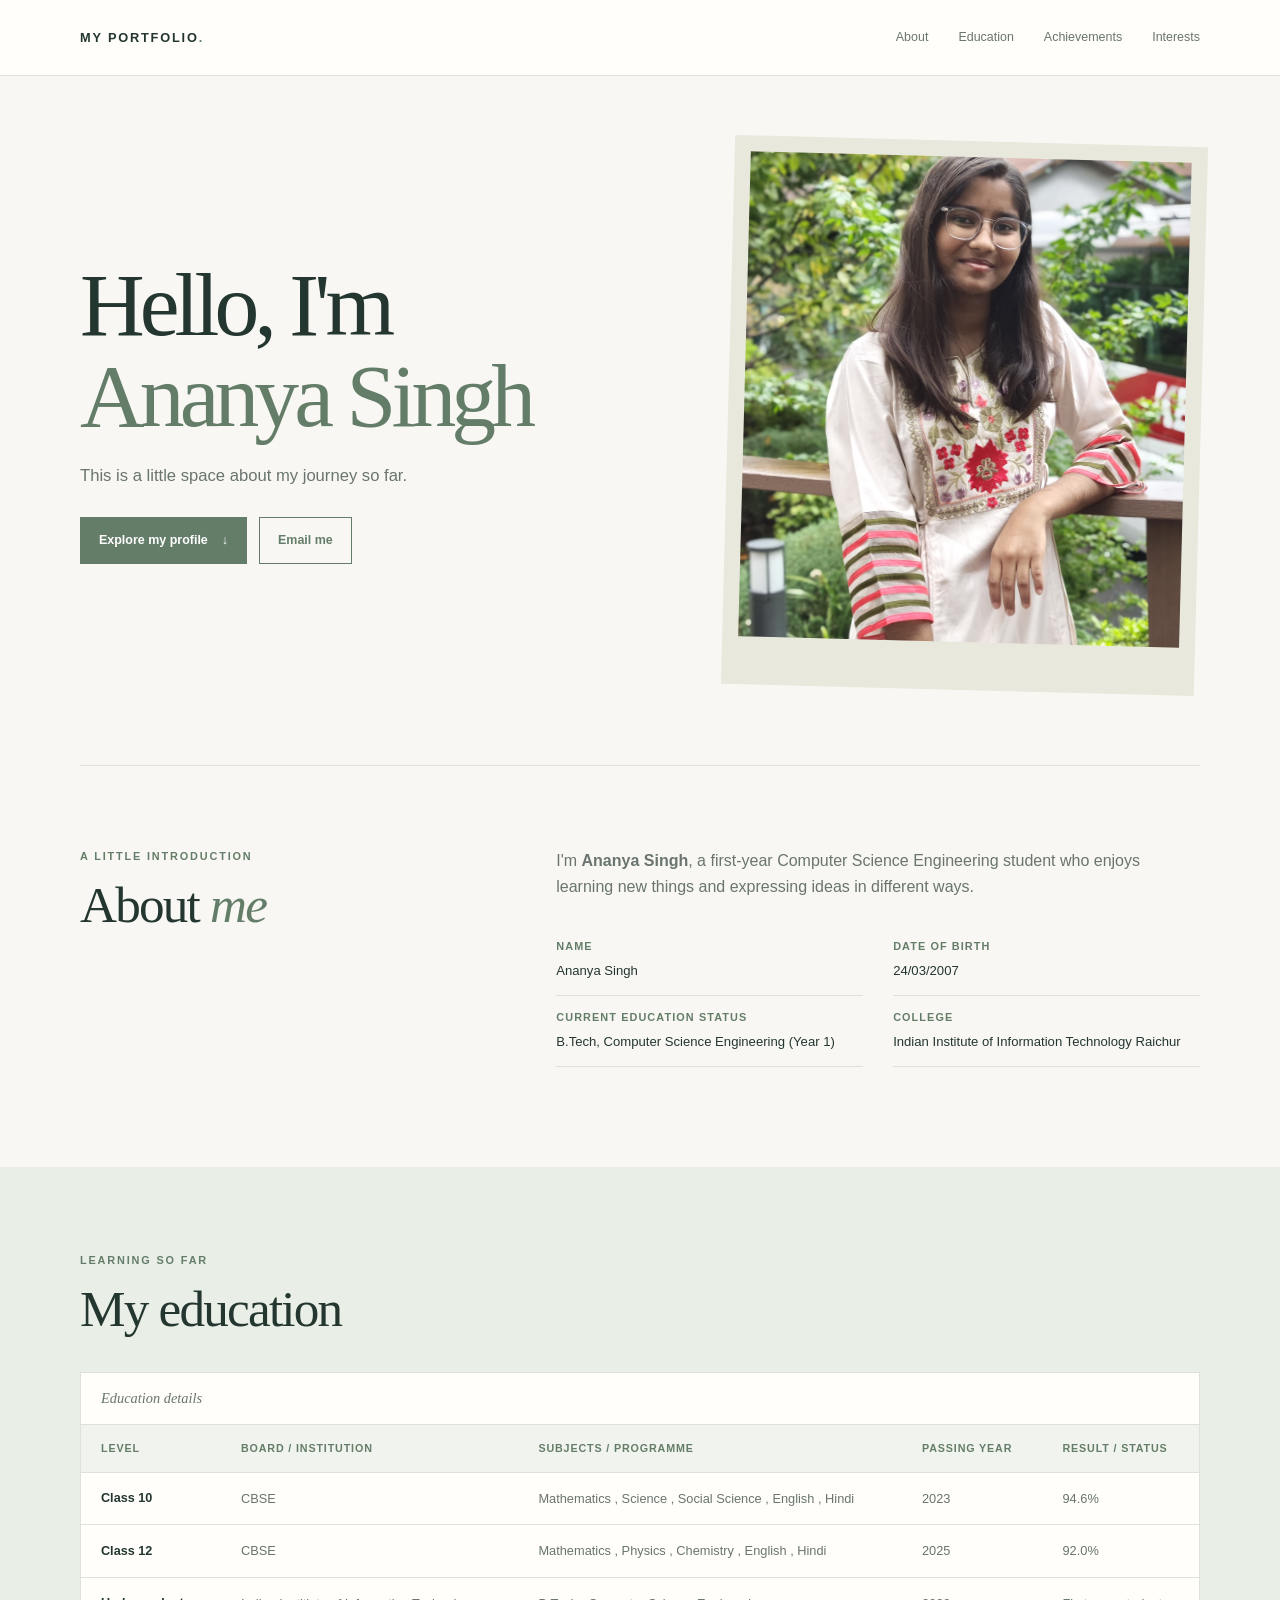
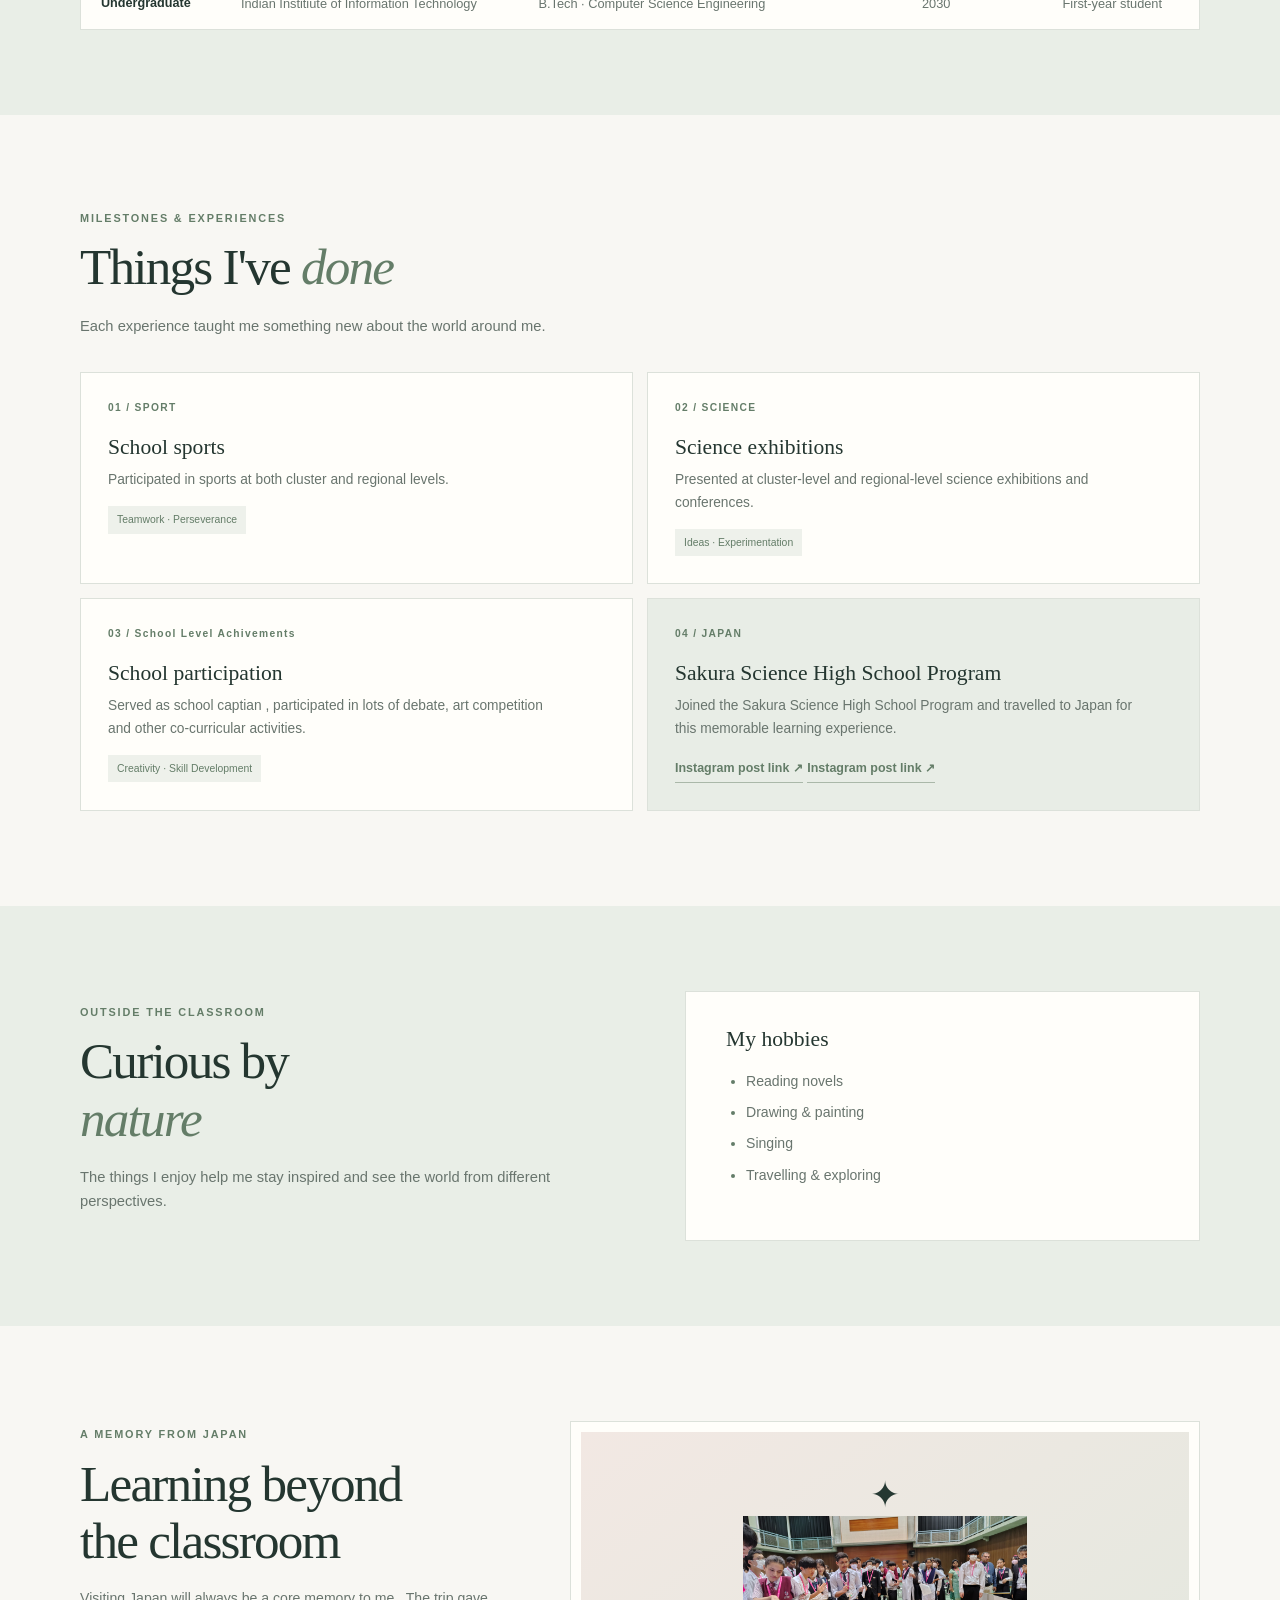
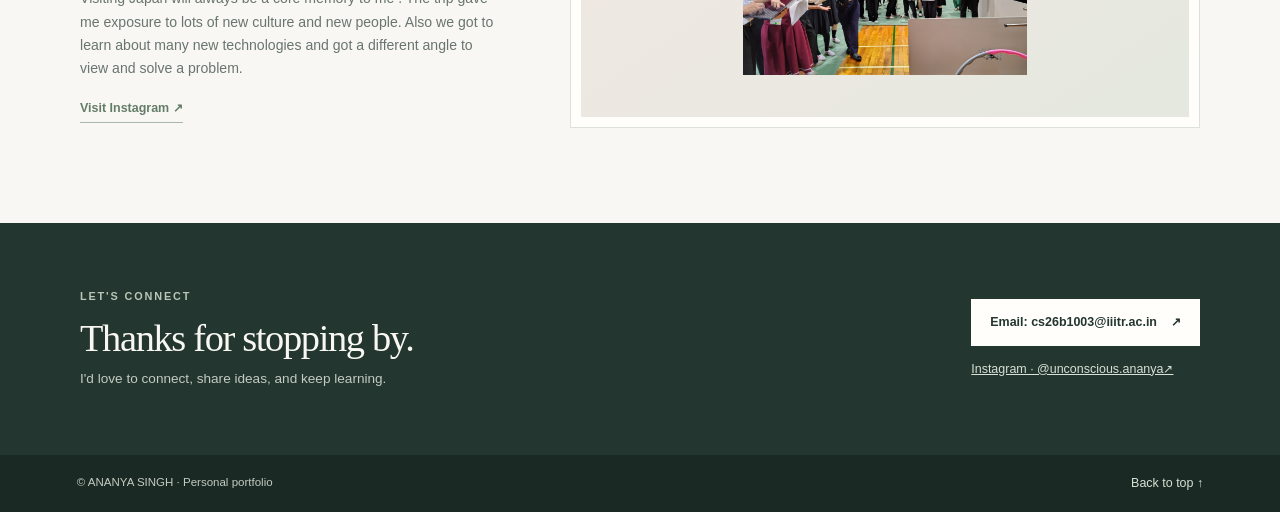
<file: index.html>
<!DOCTYPE html>
<html lang="en">

<head>
    <meta charset="UTF-8">
    <meta name="viewport" content="width=device-width, initial-scale=1.0">
    <meta name="description" content="A personal academic portfolio">
    <title>My Portfolio</title>
    <link rel="icon" type="image/svg+xml" href="images/profile-placeholder.svg">
    <link rel="stylesheet" href="style.css">
</head>

<body>

    <header class="site-header" id="top">
        <a class="wordmark" href="#top">MY PORTFOLIO<span>.</span></a>
        <nav aria-label="Main navigation">
            <a href="#about">About</a>
            <a href="#education">Education</a>
            <a href="#achievements">Achievements</a>
            <a href="#interests">Interests</a>
        </nav>
    </header>

    <main>
        <section class="hero section-wrap" aria-labelledby="hero-title">
            <div class="hero-copy">
                <h1 id="hero-title">Hello, I'm<br><span>Ananya Singh</span></h1>
                <p class="hero-intro">This is a little space about my journey so far.</p>
                <div class="button-row">
                    <a class="button button-primary" href="#about">Explore my profile <span
                            aria-hidden="true">↓</span></a>
                    <a class="button button-outline" href="mailto:cs26b1003@iiitr.ac.in">Email me</a>
                </div>

            </div>

            <div class="portrait-frame">
                <img src="mee.jpeg" alt="profile photograph">
                <div class="portrait-caption"><span></span></div>
            </div>

        </section>

        <section class="section-wrap about-grid" id="about">
            <div class="section-heading">
                <p class="eyebrow">A LITTLE INTRODUCTION</p>
                <h2>About <em>me</em></h2>
            </div>
            <div class="about-copy">
                <p>I'm <strong>Ananya Singh</strong>, a first-year Computer Science Engineering student who enjoys
                    learning new things and expressing ideas in different ways.</p>
                <div class="personal-details">
                    <div><span class="detail-label">Name</span><span>Ananya Singh</span></div>
                    <div><span class="detail-label">Date of birth</span><span>24/03/2007</span></div>
                    <div><span class="detail-label">Current Education Status</span><span>B.Tech, Computer Science
                            Engineering (Year
                            1)</span></div>
                    <div><span class="detail-label">College</span><span>Indian Institute of Information Technology
                            Raichur </span></div>
                </div>
            </div>
        </section>

        <section class="education-section" id="education">
            <div class="section-wrap">
                <div class="section-heading">
                    <p class="eyebrow">LEARNING SO FAR</p>
                    <h2>My education</h2>
                    <p class="section-lede"></p>
                </div>
                <div class="table-scroll">
                    <table>
                        <caption>Education details</caption>
                        <thead>
                            <tr>
                                <th scope="col">Level</th>
                                <th scope="col">Board / Institution</th>
                                <th scope="col">Subjects / Programme</th>
                                <th scope="col">Passing Year</th>
                                <th scope="col">Result / Status</th>
                            </tr>
                        </thead>
                        <tbody>
                            <tr>
                                <th scope="row">Class 10</th>
                                <td>CBSE</td>
                                <td>Mathematics , Science , Social Science , English , Hindi</td>
                                <td>2023</td>
                                <td>94.6%</td>
                            </tr>
                            <tr>
                                <th scope="row">Class 12</th>
                                <td>CBSE</td>
                                <td>Mathematics , Physics , Chemistry , English , Hindi </td>
                                <td>2025</td>
                                <td>92.0%</td>
                            </tr>
                            <tr>
                                <th scope="row">Undergraduate</th>
                                <td>Indian Institiute of Information Technology </td>
                                <td>B.Tech · Computer Science Engineering</td>
                                <td>2030</td>
                                <td>First-year student</td>
                            </tr>
                        </tbody>
                    </table>
                </div>
            </div>
        </section>

        <section class="section-wrap achievement-section" id="achievements">
            <div class="section-heading">
                <p class="eyebrow">MILESTONES & EXPERIENCES</p>
                <h2>Things I've <em>done</em></h2>
                <p class="section-lede">Each experience taught me something new about the world around me.</p>
            </div>
            <div class="achievement-grid">
                <article class="achievement-card"><span class="card-index">01 / SPORT</span>
                    <h3>School sports</h3>
                    <p>Participated in sports at both cluster and regional levels.</p><span class="tag">Teamwork ·
                        Perseverance</span>
                </article>
                <article class="achievement-card"><span class="card-index">02 / SCIENCE</span>
                    <h3>Science exhibitions</h3>
                    <p>Presented at cluster-level and regional-level science exhibitions and conferences.</p><span
                        class="tag">Ideas ·
                        Experimentation</span>
                </article>
                <article class="achievement-card"><span class="card-index">03 / School Level Achivements </span>
                    <h3>School participation</h3>
                    <p>Served as school captian , participated in lots of debate, art competition and other
                        co-curricular activities.</p><span class="tag">Creativity ·
                        Skill Development</span>
                </article>
                <article class="achievement-card feature-card"><span class="card-index">04 / JAPAN</span>
                    <h3>Sakura Science High School Program</h3>
                    <p>Joined the Sakura Science High School Program and travelled to Japan for this memorable learning
                        experience.</p><a class="text-link"
                        href="https://www.instagram.com/p/DBawTuISpSD/?utm_source=ig_web_copy_link&xtok=MzRlODBiNWFlZA==&srtk=MzRlODBiNWFlZA=="
                        target="_blank" rel="noopener">Instagram post link <span aria-hidden="true">↗</span></a>
                    <a class="text-link"
                        href="https://www.instagram.com/p/DBfShaJStjb/?utm_source=ig_web_copy_link&srtk=MzRlODBiNWFlZA=="
                        target="_blank" rel="noopener">Instagram post link <span aria-hidden="true">↗</span></a>
                </article>
            </div>

        </section>

        <section class="interests-section" id="interests">
            <div class="section-wrap interests-grid">
                <div>
                    <p class="eyebrow">OUTSIDE THE CLASSROOM</p>
                    <h2>Curious by<br><em>nature</em></h2>
                    <p class="section-lede">The things I enjoy help me stay inspired and see the world from different
                        perspectives.</p>
                </div>
                <div class="interests-card">
                    <h3>My hobbies</h3>
                    <ul class="hobby-list">
                        <li>Reading novels</li>
                        <li>Drawing &amp; painting</li>
                        <li>Singing</li>
                        <li>Travelling &amp; exploring</li>
                    </ul>

                </div>
            </div>
        </section>

        <section class="section-wrap memory-section">
            <div class="memory-copy">
                <p class="eyebrow">A MEMORY FROM JAPAN</p>
                <h2>Learning beyond<br>the classroom</h2>
                <p>Visiting Japan will always be a core memory to me . The trip gave me exposure to lots of new culture
                    and new people. Also we got to learn about many new technologies and got a different angle to view
                    and solve a problem. </p><a class="text-link"
                    href="https://www.instagram.com/p/DCHG93zPlNC/?utm_source=ig_web_copy_link&mdxt=MzRlODBiNWFlZA==&srtk=MzRlODBiNWFlZA=="
                    target="_blank" rel="noopener">Visit Instagram <span aria-hidden="true">↗</span></a>
            </div>

            <div class="embed-frame"><iframe title="Sakura Science Japan memory preview"
                    srcdoc="<!doctype html><html lang='en'><meta charset='utf-8'><meta name='viewport' content='width=device-width,initial-scale=1'><style>*{box-sizing:border-box}body{margin:0;min-height:100vh;display:grid;place-items:center;background:linear-gradient(145deg,#f2e8e3,#e4e8df);font:16px Arial,sans-serif;color:#253832}.card{padding:28px;max-width:340px;text-align:center}.icon{font-size:36px}h2{font-family:Georgia,serif;font-weight:400}p{line-height:1.6;color:#56645d} img {
  display: block;
  width: 100%;
  height: auto;
}</style><div class='card'><div class='icon'>✦</div><img src='japan_img.jpg' alt='A Sakura Science memory'></div></html>"></iframe>
            </div>
        </section>

        <section class="contact-section">
            <div class="section-wrap contact-inner">
                <div>
                    <p class="eyebrow">LET'S CONNECT</p>
                    <h2>Thanks for stopping by.</h2>
                    <p>I'd love to connect, share ideas, and keep learning.</p>
                </div>
                <div class="contact-links"><a class="button button-light"
                        href="mailto:cs26b1003@iiitr.ac.in">Email: cs26b1003@iiitr.ac.in<span
                            aria-hidden="true">↗</span></a><a class="social-link"
                        href="https://www.instagram.com/unconscious.ananya?xtok=MTJmcWozOGU4czlqaA==" target="_blank" rel="noopener">Instagram ·
                        @unconscious.ananya↗</a></div>
            </div>
        </section>
    </main>
    <footer class="site-footer"><span>© ANANYA SINGH · Personal portfolio</span><a href="#top">Back to top ↑</a></footer>
</body>

</html>
</file>
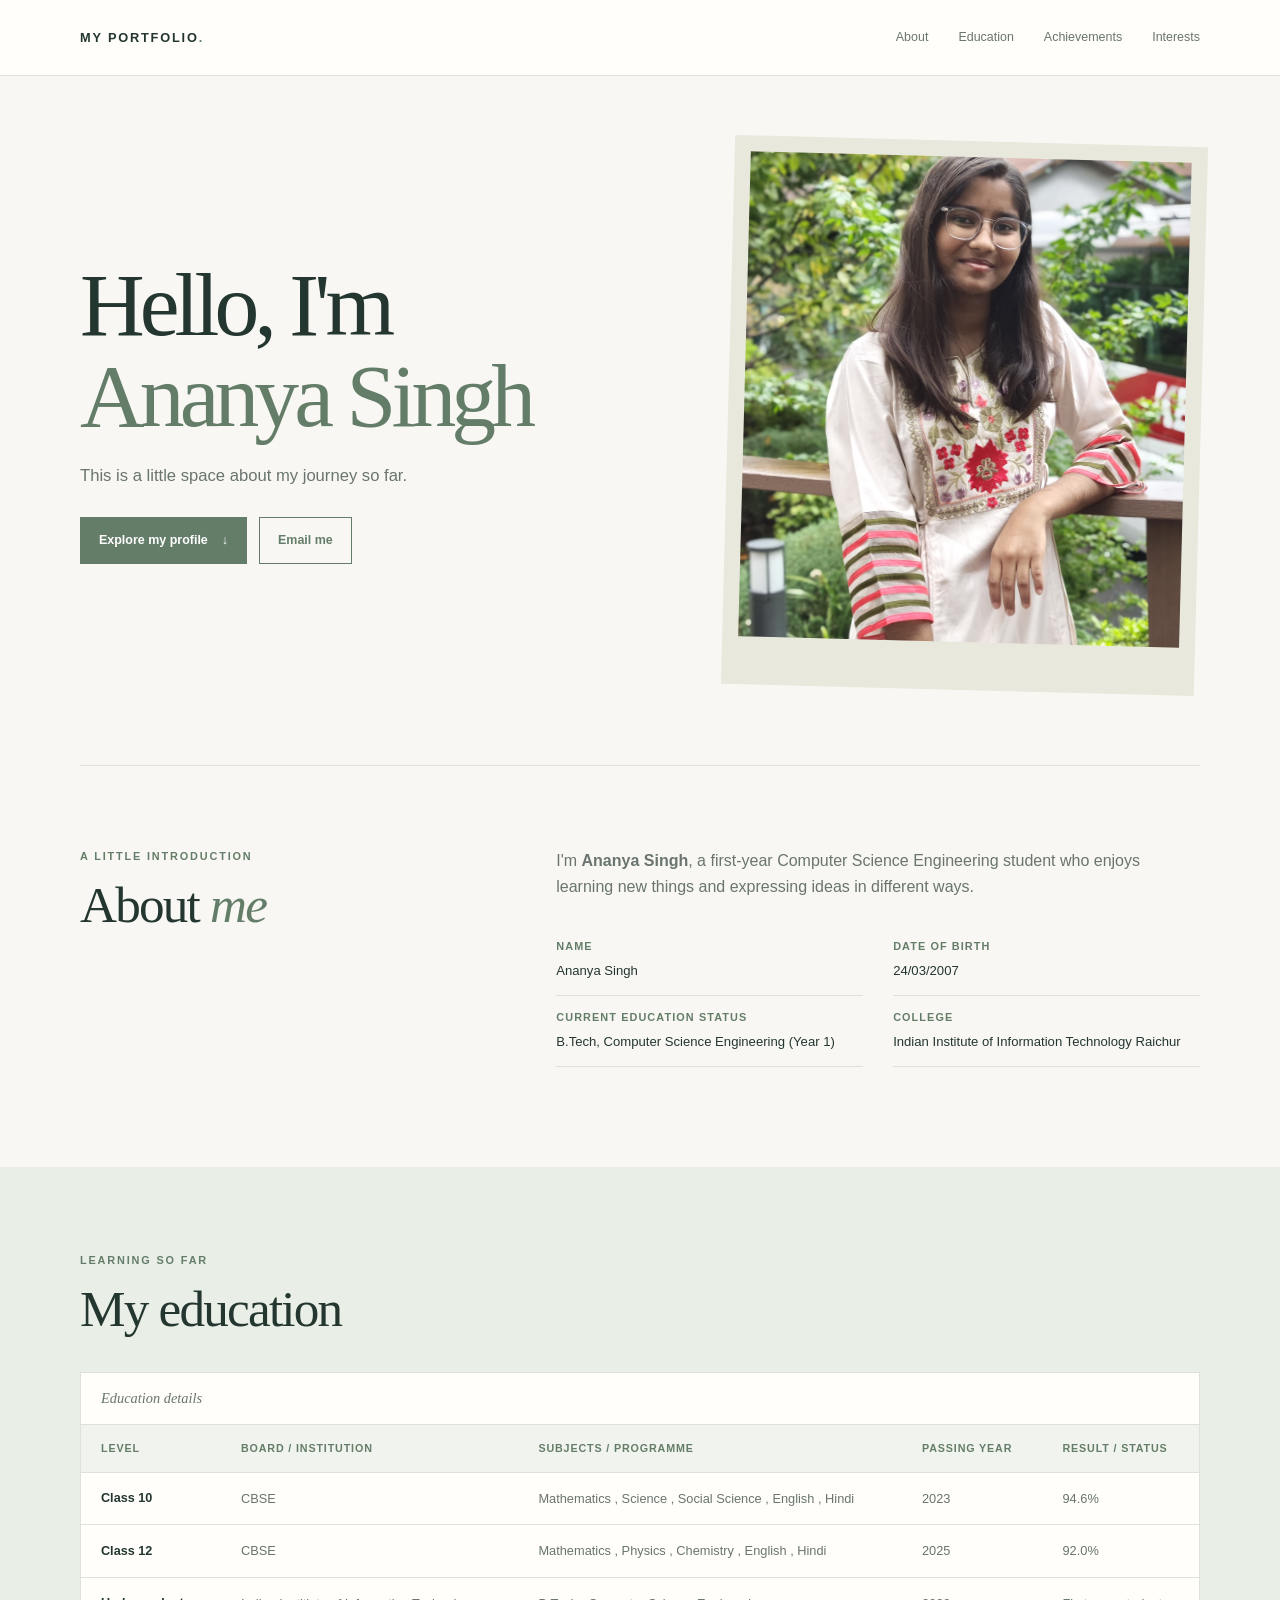
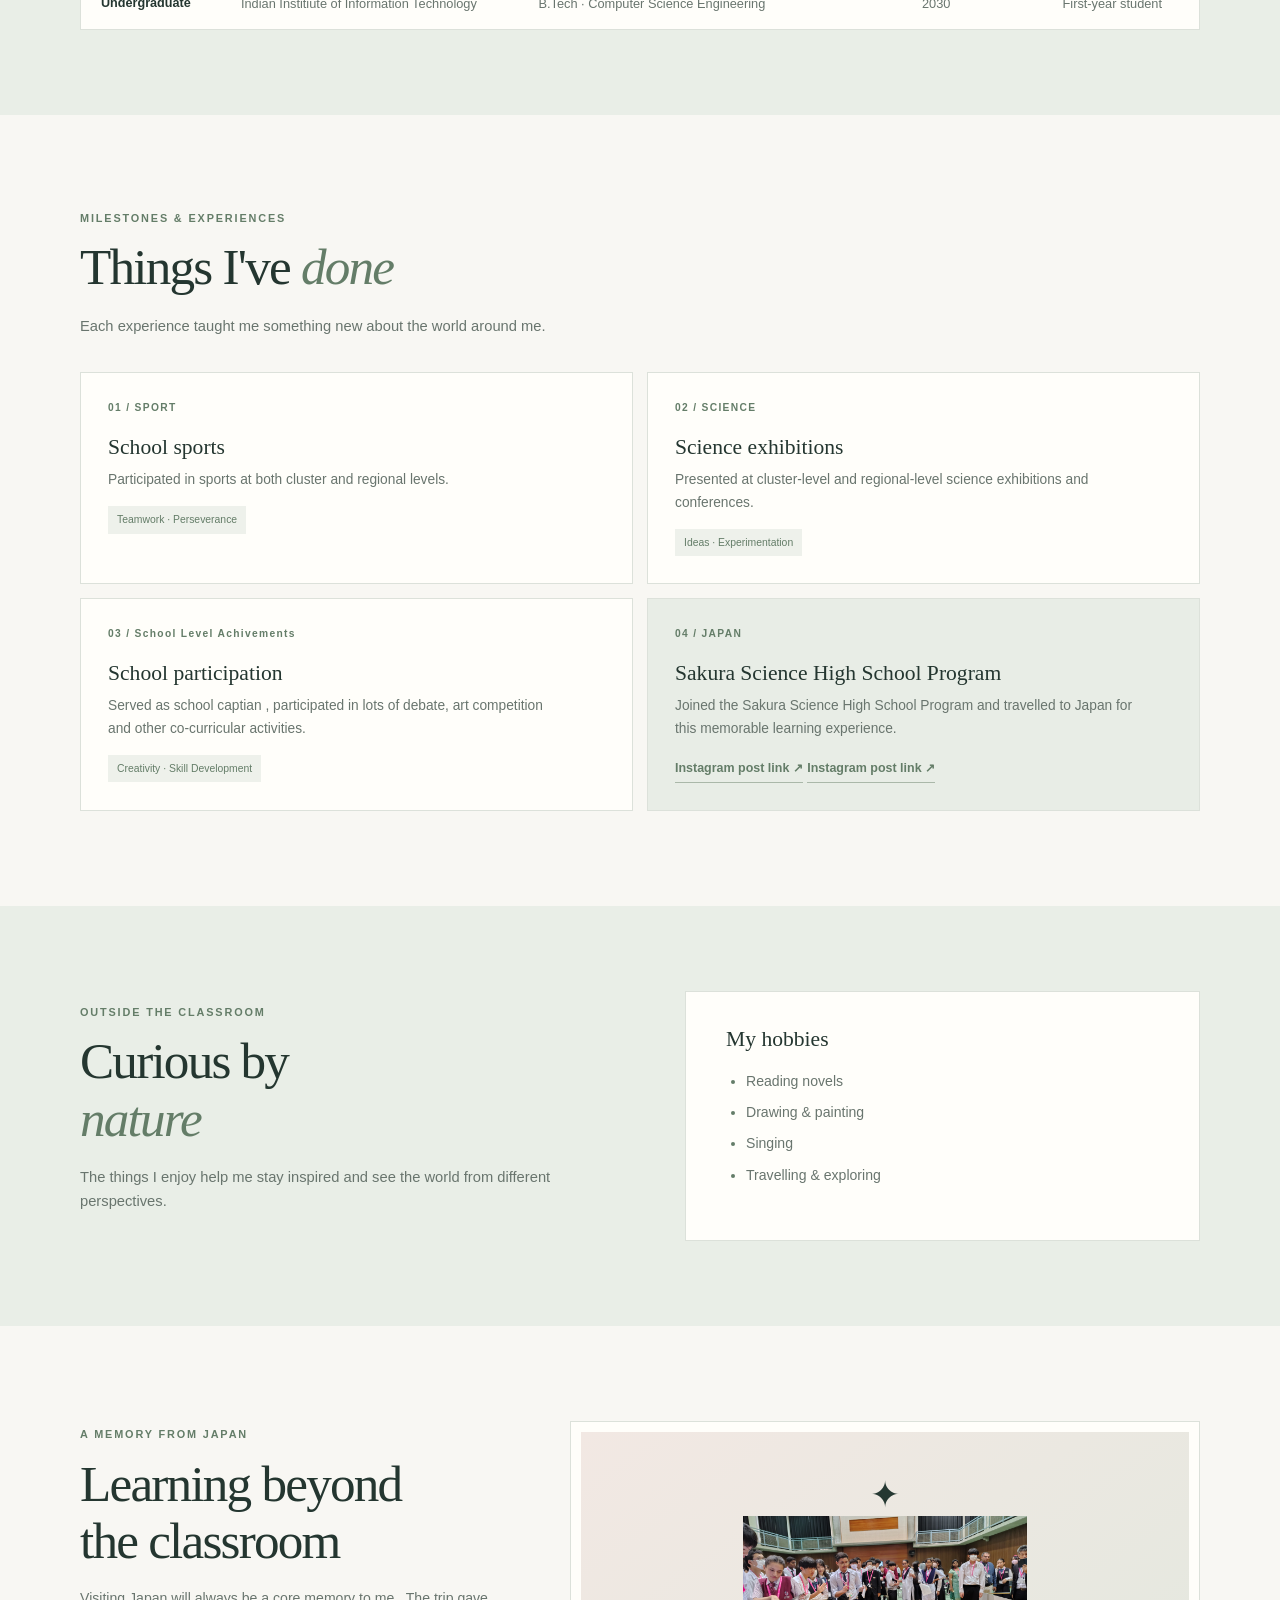
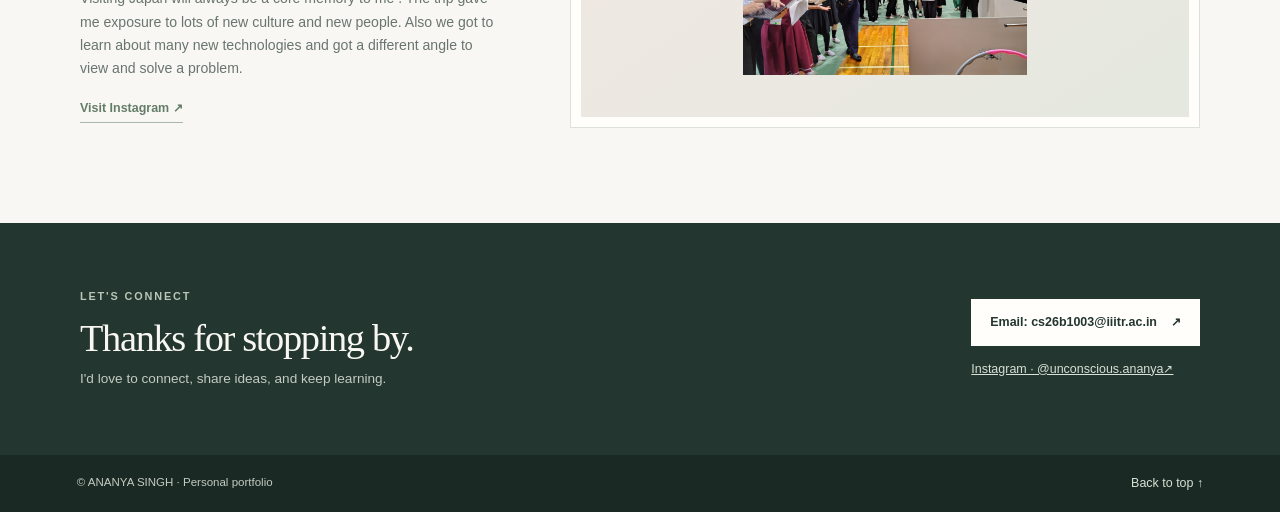
<file: my_portfolio.html>
<!DOCTYPE html>
<html lang="en">

<head>
    <meta charset="UTF-8">
    <meta name="viewport" content="width=device-width, initial-scale=1.0">
    <meta name="description" content="A personal academic portfolio">
    <title>My Portfolio</title>
    <link rel="icon" type="image/svg+xml" href="images/profile-placeholder.svg">
    <link rel="stylesheet" href="style.css">
</head>

<body>

    <header class="site-header" id="top">
        <a class="wordmark" href="#top">MY PORTFOLIO<span>.</span></a>
        <nav aria-label="Main navigation">
            <a href="#about">About</a>
            <a href="#education">Education</a>
            <a href="#achievements">Achievements</a>
            <a href="#interests">Interests</a>
        </nav>
    </header>

    <main>
        <section class="hero section-wrap" aria-labelledby="hero-title">
            <div class="hero-copy">
                <h1 id="hero-title">Hello, I'm<br><span>Ananya Singh</span></h1>
                <p class="hero-intro">This is a little space about my journey so far.</p>
                <div class="button-row">
                    <a class="button button-primary" href="#about">Explore my profile <span
                            aria-hidden="true">↓</span></a>
                    <a class="button button-outline" href="mailto:cs26b1003@iiitr.ac.in">Email me</a>
                </div>

            </div>

            <div class="portrait-frame">
                <img src="mee.jpeg" alt="profile photograph">
                <div class="portrait-caption"><span></span></div>
            </div>

        </section>

        <section class="section-wrap about-grid" id="about">
            <div class="section-heading">
                <p class="eyebrow">A LITTLE INTRODUCTION</p>
                <h2>About <em>me</em></h2>
            </div>
            <div class="about-copy">
                <p>I'm <strong>Ananya Singh</strong>, a first-year Computer Science Engineering student who enjoys
                    learning new things and expressing ideas in different ways.</p>
                <div class="personal-details">
                    <div><span class="detail-label">Name</span><span>Ananya Singh</span></div>
                    <div><span class="detail-label">Date of birth</span><span>24/03/2007</span></div>
                    <div><span class="detail-label">Current Education Status</span><span>B.Tech, Computer Science
                            Engineering (Year
                            1)</span></div>
                    <div><span class="detail-label">College</span><span>Indian Institute of Information Technology
                            Raichur </span></div>
                </div>
            </div>
        </section>

        <section class="education-section" id="education">
            <div class="section-wrap">
                <div class="section-heading">
                    <p class="eyebrow">LEARNING SO FAR</p>
                    <h2>My education</h2>
                    <p class="section-lede"></p>
                </div>
                <div class="table-scroll">
                    <table>
                        <caption>Education details</caption>
                        <thead>
                            <tr>
                                <th scope="col">Level</th>
                                <th scope="col">Board / Institution</th>
                                <th scope="col">Subjects / Programme</th>
                                <th scope="col">Passing Year</th>
                                <th scope="col">Result / Status</th>
                            </tr>
                        </thead>
                        <tbody>
                            <tr>
                                <th scope="row">Class 10</th>
                                <td>CBSE</td>
                                <td>Mathematics , Science , Social Science , English , Hindi</td>
                                <td>2023</td>
                                <td>94.6%</td>
                            </tr>
                            <tr>
                                <th scope="row">Class 12</th>
                                <td>CBSE</td>
                                <td>Mathematics , Physics , Chemistry , English , Hindi </td>
                                <td>2025</td>
                                <td>92.0%</td>
                            </tr>
                            <tr>
                                <th scope="row">Undergraduate</th>
                                <td>Indian Institiute of Information Technology </td>
                                <td>B.Tech · Computer Science Engineering</td>
                                <td>2030</td>
                                <td>First-year student</td>
                            </tr>
                        </tbody>
                    </table>
                </div>
            </div>
        </section>

        <section class="section-wrap achievement-section" id="achievements">
            <div class="section-heading">
                <p class="eyebrow">MILESTONES & EXPERIENCES</p>
                <h2>Things I've <em>done</em></h2>
                <p class="section-lede">Each experience taught me something new about the world around me.</p>
            </div>
            <div class="achievement-grid">
                <article class="achievement-card"><span class="card-index">01 / SPORT</span>
                    <h3>School sports</h3>
                    <p>Participated in sports at both cluster and regional levels.</p><span class="tag">Teamwork ·
                        Perseverance</span>
                </article>
                <article class="achievement-card"><span class="card-index">02 / SCIENCE</span>
                    <h3>Science exhibitions</h3>
                    <p>Presented at cluster-level and regional-level science exhibitions and conferences.</p><span
                        class="tag">Ideas ·
                        Experimentation</span>
                </article>
                <article class="achievement-card"><span class="card-index">03 / School Level Achivements </span>
                    <h3>School participation</h3>
                    <p>Served as school captian , participated in lots of debate, art competition and other
                        co-curricular activities.</p><span class="tag">Creativity ·
                        Skill Development</span>
                </article>
                <article class="achievement-card feature-card"><span class="card-index">04 / JAPAN</span>
                    <h3>Sakura Science High School Program</h3>
                    <p>Joined the Sakura Science High School Program and travelled to Japan for this memorable learning
                        experience.</p><a class="text-link"
                        href="https://www.instagram.com/p/DBawTuISpSD/?utm_source=ig_web_copy_link&xtok=MzRlODBiNWFlZA==&srtk=MzRlODBiNWFlZA=="
                        target="_blank" rel="noopener">Instagram post link <span aria-hidden="true">↗</span></a>
                    <a class="text-link"
                        href="https://www.instagram.com/p/DBfShaJStjb/?utm_source=ig_web_copy_link&srtk=MzRlODBiNWFlZA=="
                        target="_blank" rel="noopener">Instagram post link <span aria-hidden="true">↗</span></a>
                </article>
            </div>

        </section>

        <section class="interests-section" id="interests">
            <div class="section-wrap interests-grid">
                <div>
                    <p class="eyebrow">OUTSIDE THE CLASSROOM</p>
                    <h2>Curious by<br><em>nature</em></h2>
                    <p class="section-lede">The things I enjoy help me stay inspired and see the world from different
                        perspectives.</p>
                </div>
                <div class="interests-card">
                    <h3>My hobbies</h3>
                    <ul class="hobby-list">
                        <li>Reading novels</li>
                        <li>Drawing &amp; painting</li>
                        <li>Singing</li>
                        <li>Travelling &amp; exploring</li>
                    </ul>

                </div>
            </div>
        </section>

        <section class="section-wrap memory-section">
            <div class="memory-copy">
                <p class="eyebrow">A MEMORY FROM JAPAN</p>
                <h2>Learning beyond<br>the classroom</h2>
                <p>Visiting Japan will always be a core memory to me . The trip gave me exposure to lots of new culture
                    and new people. Also we got to learn about many new technologies and got a different angle to view
                    and solve a problem. </p><a class="text-link"
                    href="https://www.instagram.com/p/DCHG93zPlNC/?utm_source=ig_web_copy_link&mdxt=MzRlODBiNWFlZA==&srtk=MzRlODBiNWFlZA=="
                    target="_blank" rel="noopener">Visit Instagram <span aria-hidden="true">↗</span></a>
            </div>

            <div class="embed-frame"><iframe title="Sakura Science Japan memory preview"
                    srcdoc="<!doctype html><html lang='en'><meta charset='utf-8'><meta name='viewport' content='width=device-width,initial-scale=1'><style>*{box-sizing:border-box}body{margin:0;min-height:100vh;display:grid;place-items:center;background:linear-gradient(145deg,#f2e8e3,#e4e8df);font:16px Arial,sans-serif;color:#253832}.card{padding:28px;max-width:340px;text-align:center}.icon{font-size:36px}h2{font-family:Georgia,serif;font-weight:400}p{line-height:1.6;color:#56645d} img {
  display: block;
  width: 100%;
  height: auto;
}</style><div class='card'><div class='icon'>✦</div><img src='japan_img.jpg' alt='A Sakura Science memory'></div></html>"></iframe>
            </div>
        </section>

        <section class="contact-section">
            <div class="section-wrap contact-inner">
                <div>
                    <p class="eyebrow">LET'S CONNECT</p>
                    <h2>Thanks for stopping by.</h2>
                    <p>I'd love to connect, share ideas, and keep learning.</p>
                </div>
                <div class="contact-links"><a class="button button-light"
                        href="mailto:cs26b1003@iiitr.ac.in">Email: cs26b1003@iiitr.ac.in<span
                            aria-hidden="true">↗</span></a><a class="social-link"
                        href="https://www.instagram.com/unconscious.ananya?xtok=MTJmcWozOGU4czlqaA==" target="_blank" rel="noopener">Instagram ·
                        @unconscious.ananya↗</a></div>
            </div>
        </section>
    </main>
    <footer class="site-footer"><span>© ANANYA SINGH · Personal portfolio</span><a href="#top">Back to top ↑</a></footer>
</body>

</html>
</file>
<file: style.css>
/* Personal portfolio starter: edit colours and details to make it yours. */
:root{--ink:#243630;--muted:#69756e;--paper:#f8f7f3;--white:#fffefa;--green:#647d68;--pale:#e9eee7;--line:#dce1da;--serif:Georgia,'Times New Roman',serif;--sans:Arial,Helvetica,sans-serif}
*{box-sizing:border-box}html{scroll-behavior:smooth}body{margin:0;background:var(--paper);color:var(--ink);font-family:var(--sans);line-height:1.65}a{color:inherit}em{font-family:var(--serif);font-weight:400;color:var(--green)}.site-header{height:76px;padding:0 max(calc((100vw - 1120px)/2),6vw);display:flex;align-items:center;justify-content:space-between;background:var(--white);border-bottom:1px solid var(--line)}.wordmark{text-decoration:none;font-size:.8rem;font-weight:700;letter-spacing:.14em}.wordmark span{color:var(--green)}nav{display:flex;gap:30px}nav a,.site-footer a{text-decoration:none;font-size:.78rem;color:var(--muted)}nav a:hover,.site-footer a:hover,.text-link:hover{color:var(--green);text-decoration:underline}.section-wrap{max-width:1120px;width:88%;margin:0 auto}.hero{position:relative;min-height:610px;display:grid;grid-template-columns:1.1fr .9fr;align-items:center;gap:70px;padding-top:65px;padding-bottom:75px}.eyebrow{font-size:.68rem;letter-spacing:.17em;font-weight:700;color:var(--green)}h1,h2,h3,p{margin-top:0}h1{font:clamp(3.2rem,7vw,5.8rem)/1.02 var(--serif);letter-spacing:-.055em;margin:20px 0}h1 span{color:var(--green)}h2{font:clamp(2.25rem,4vw,3.4rem)/1.12 var(--serif);letter-spacing:-.035em;margin-bottom:18px}h3{font:1.35rem var(--serif);margin-bottom:9px}.hero-intro{font-size:1.04rem;color:var(--muted);max-width:460px}.button-row{display:flex;flex-wrap:wrap;gap:12px;margin:28px 0}.button{display:inline-flex;align-items:center;gap:14px;padding:12px 18px;text-decoration:none;font-size:.78rem;font-weight:700;border:1px solid var(--green);transition:.2s}.button-primary{background:var(--green);color:white}.button-primary:hover{background:#4f6754}.button-outline{color:var(--green)}.button-outline:hover{background:var(--pale)}.hero-note{font-size:.76rem;color:var(--muted)}.portrait-frame{position:relative;padding:16px 16px 48px;background:#e9e8dd;transform:rotate(1.5deg)}.portrait-frame img{display:block;width:100%;aspect-ratio:4/4.4;object-fit:cover;background:#dbe2d8}.portrait-caption{position:absolute;bottom:13px;left:20px;color:var(--muted);font:italic .82rem var(--serif)}.caption-dot{display:inline-block;width:7px;height:7px;border-radius:50%;background:var(--green);margin-right:7px}.hero-number{position:absolute;right:0;bottom:25px;color:#bac4b9;font:italic 1.1rem var(--serif)}.about-grid{display:grid;grid-template-columns:.75fr 1.25fr;gap:90px;padding-top:82px;padding-bottom:100px;border-top:1px solid var(--line)}.about-copy>p{max-width:680px;color:var(--muted)}.personal-details{display:grid;grid-template-columns:1fr 1fr;gap:0 30px;margin-top:25px}.personal-details div{padding:13px 0;border-bottom:1px solid var(--line);font-size:.82rem}.detail-label{display:block;color:var(--green);font-size:.68rem;font-weight:700;text-transform:uppercase;letter-spacing:.1em;margin-bottom:4px}.education-section,.interests-section{background:var(--pale);padding:85px 0}.section-heading{max-width:650px;margin-bottom:34px}.section-lede{color:var(--muted);font-size:.92rem;max-width:560px}.table-scroll{overflow-x:auto;background:var(--white);border:1px solid var(--line)}table{border-collapse:collapse;width:100%;min-width:760px;text-align:left;font-size:.8rem}caption{text-align:left;padding:17px 20px;color:var(--muted);font:italic .9rem var(--serif)}th,td{padding:15px 20px;border-top:1px solid var(--line)}thead th{background:#f1f3ee;color:var(--green);font-size:.67rem;letter-spacing:.08em;text-transform:uppercase}tbody th{font-size:.79rem}tbody td{color:var(--muted)}.achievement-section{padding-top:95px;padding-bottom:95px}.achievement-grid{display:grid;grid-template-columns:repeat(2,1fr);gap:14px}.achievement-card{padding:27px;background:var(--white);border:1px solid var(--line);min-height:190px}.feature-card{background:#e8ede6}.card-index{display:block;color:var(--green);font-size:.64rem;font-weight:700;letter-spacing:.13em;margin-bottom:18px}.achievement-card p{color:var(--muted);font-size:.86rem;max-width:460px}.tag{display:inline-block;padding:5px 9px;background:#eef1eb;color:var(--green);font-size:.65rem}.text-link{display:inline-block;color:var(--green);font-size:.78rem;font-weight:700;text-decoration:none;border-bottom:1px solid #aab8a9;padding-bottom:3px}.edit-hint{margin-top:17px;color:var(--muted);font-size:.75rem}.interests-grid{display:grid;grid-template-columns:1fr 1fr;gap:90px;align-items:center}.interests-card{background:var(--white);padding:35px 40px;border:1px solid var(--line)}.hobby-list,.skills-list{padding-left:20px;color:var(--muted);font-size:.88rem}.hobby-list li,.skills-list li{padding:4px 0}.hobby-list li::marker{color:var(--green)}.skills-title{margin-top:27px}.memory-section{display:grid;grid-template-columns:.8fr 1.2fr;gap:70px;align-items:center;padding-top:95px;padding-bottom:95px}.memory-copy p:not(.eyebrow){font-size:.88rem;color:var(--muted)}.embed-frame{padding:10px;background:var(--white);border:1px solid var(--line)}iframe{display:block;width:100%;height:285px;border:0}.contact-section{background:var(--ink);color:#f8f7f3;padding:65px 0}.contact-inner{display:flex;justify-content:space-between;align-items:center;gap:35px}.contact-inner .eyebrow{color:#b8c7b7}.contact-inner h2{font-size:2.4rem;margin-bottom:8px}.contact-inner p:not(.eyebrow){color:#c3cbc2;font-size:.85rem;margin-bottom:0}.contact-links{display:flex;flex-direction:column;align-items:flex-start;gap:13px}.button-light{background:var(--white);color:var(--ink);border-color:var(--white)}.button-light:hover{background:var(--pale)}.social-link{font-size:.78rem;color:#d7e2d5}.site-footer{background:#1b2924;color:#c3cbc2;padding:18px 6%;display:flex;justify-content:space-between;font-size:.72rem}.site-footer a{color:#d7e2d5}.site-footer span{color:#c3cbc2}
@media(max-width:760px){.site-header{height:auto;min-height:70px;padding:15px 6%;align-items:flex-start;gap:16px;flex-direction:column}nav{gap:15px;flex-wrap:wrap}.hero{grid-template-columns:1fr;gap:30px;padding-top:55px}.hero-copy{order:1}.portrait-frame{order:0;max-width:380px;width:90%;margin:auto}.hero-number{display:none}.about-grid,.interests-grid,.memory-section{grid-template-columns:1fr;gap:25px}.about-grid{padding-top:55px;padding-bottom:65px}.education-section,.interests-section{padding:60px 0}.achievement-section{padding-top:65px;padding-bottom:65px}.achievement-grid{grid-template-columns:1fr}.interests-card{padding:28px}.memory-section{padding-top:65px;padding-bottom:65px}.contact-inner{align-items:flex-start;flex-direction:column}.personal-details{grid-template-columns:1fr 1fr;gap:0 18px}}
@media(max-width:420px){nav{gap:10px}nav a{font-size:.7rem}.personal-details{grid-template-columns:1fr}h1{font-size:3.3rem}}
</file>
